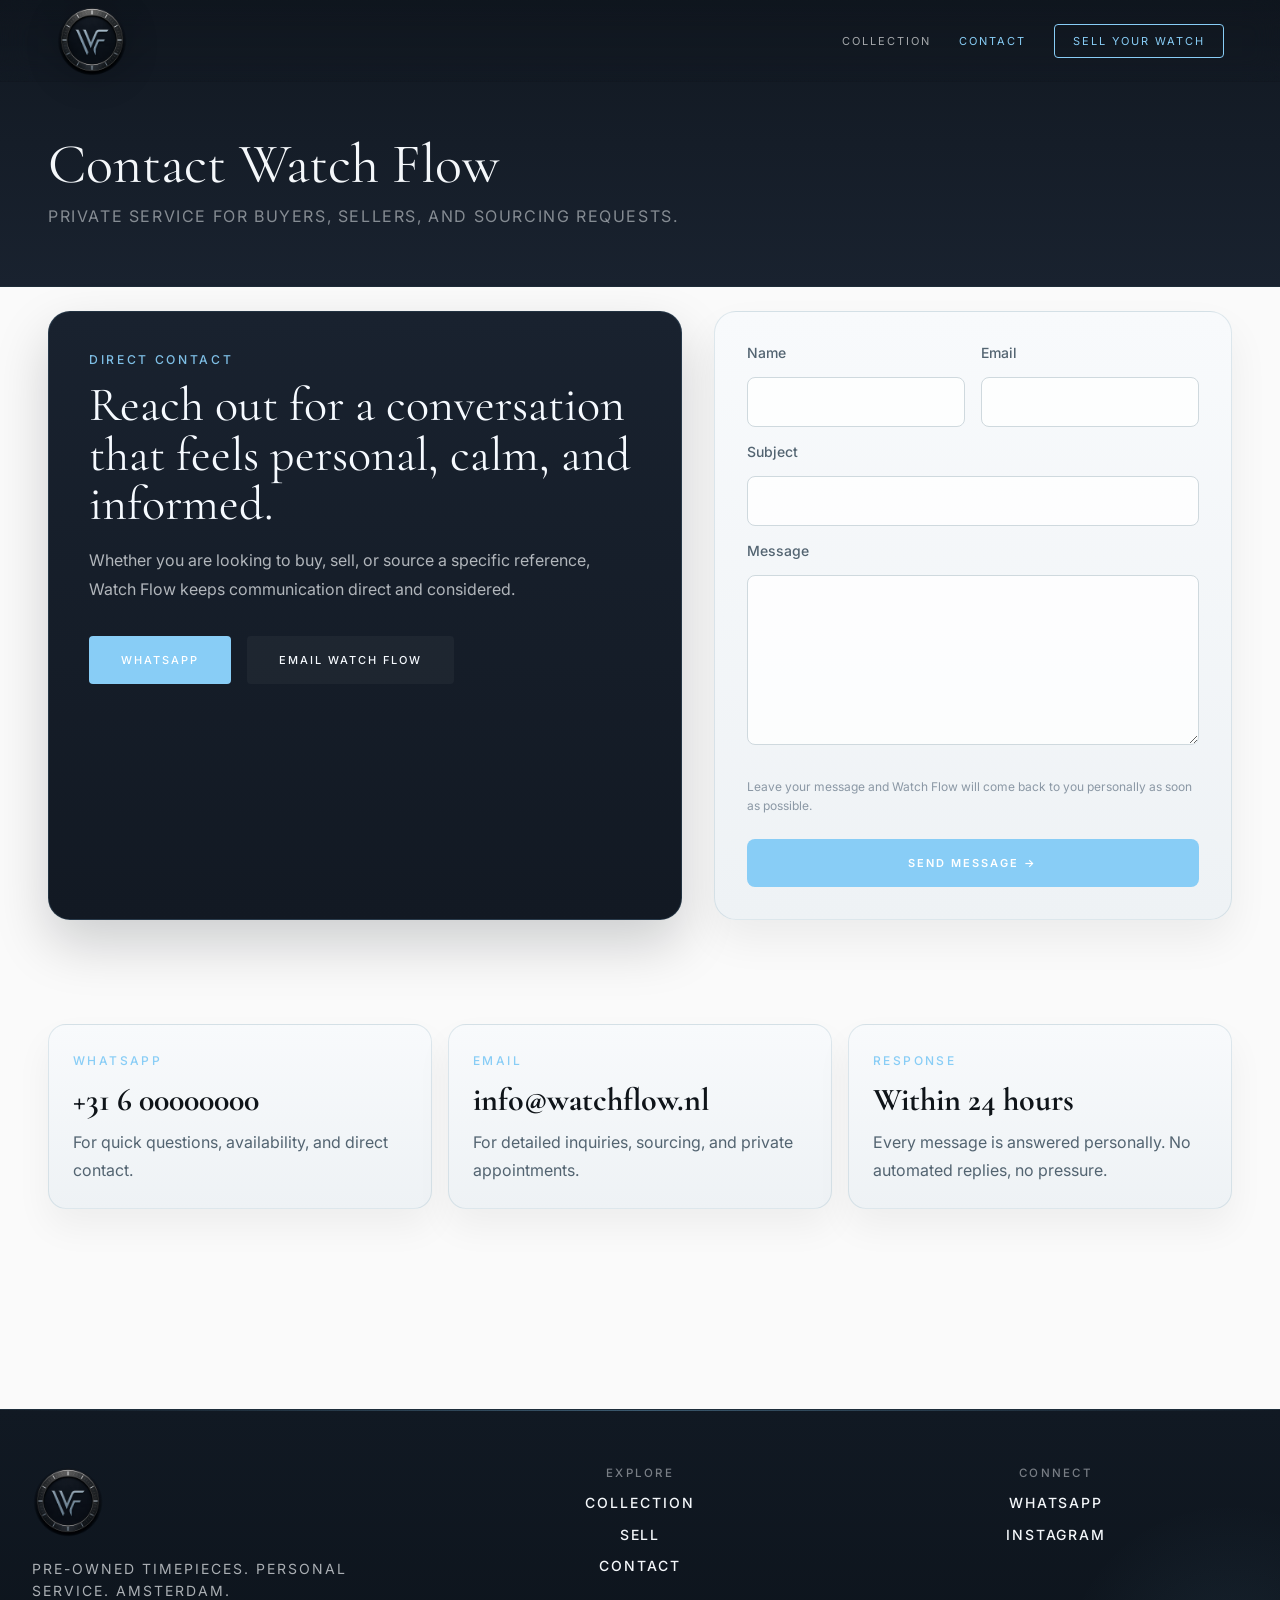
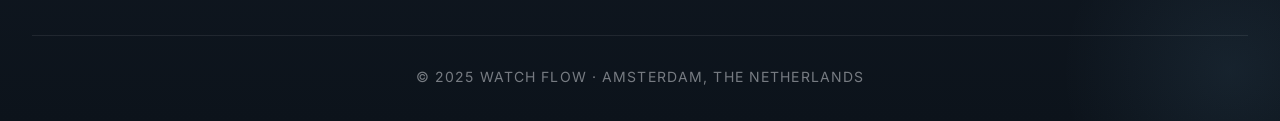
<file: contact.html>
<!DOCTYPE html>
<html lang="en">
  <head>
    <meta charset="UTF-8" />
    <meta name="viewport" content="width=device-width, initial-scale=1.0" />
    <title>Watch Flow | Contact</title>
    <meta
      name="description"
      content="Get in touch with Watch Flow for buying, sourcing, or selling premium pre-owned watches."
    />
    <link rel="preconnect" href="https://fonts.googleapis.com" />
    <link rel="preconnect" href="https://fonts.gstatic.com" crossorigin />
    <link
      href="https://fonts.googleapis.com/css2?family=Cormorant+Garamond:wght@400;600&family=Inter:wght@400;500&display=swap"
      rel="stylesheet"
    />
    <link id="dynamic-favicon" rel="icon" href="" />
    <link rel="stylesheet" href="style.css" />
  </head>
  <body data-page="contact">
    <div class="site-shell">
      <header class="site-header" id="site-header">
        <a href="index.html" class="nav-logo" aria-label="Watch Flow home">
          <img
            class="nav-logo-image"
            src="images/logo/watchflow-logo-bezel-transparent V2.png"
            alt="Watch Flow"
          />
        </a>

        <button
          class="nav-toggle"
          type="button"
          aria-expanded="false"
          aria-controls="site-nav"
          aria-label="Toggle navigation"
        >
          <span></span>
          <span></span>
          <span></span>
        </button>

        <nav class="site-nav" id="site-nav">
          <a href="collection.html">Collection</a>
          <a class="is-active" href="contact.html">Contact</a>
          <a href="verkoop.html" class="nav-cta">Sell Your Watch</a>
        </nav>
      </header>

      <main class="page-main">
        <section class="page-header contact-header">
<h1>Contact Watch Flow</h1>
          <p>Private service for buyers, sellers, and sourcing requests.</p>
        </section>

        <section class="contact-layout">
          <div class="contact-panel reveal">
            <p class="section-kicker">Direct Contact</p>
            <h2>Reach out for a conversation that feels personal, calm, and informed.</h2>
            <p>
              Whether you are looking to buy, sell, or source a specific reference,
              Watch Flow keeps communication direct and considered.
            </p>
            <div class="contact-actions">
              <a class="button hero-btn-primary" href="https://wa.me/31600000000" target="_blank" rel="noreferrer">WhatsApp</a>
              <a class="button secondary-button contact-secondary" href="mailto:info@watchflow.nl">Email Watch Flow</a>
            </div>
          </div>

          <form class="contact-form reveal reveal-delay" action="#" method="post">
            <div class="field-row">
              <label class="field">
                <span>Name</span>
                <input type="text" name="name" required />
              </label>
              <label class="field">
                <span>Email</span>
                <input type="email" name="email" required />
              </label>
            </div>

            <label class="field">
              <span>Subject</span>
              <input type="text" name="subject" required />
            </label>

            <label class="field">
              <span>Message</span>
              <textarea name="message" rows="7" required></textarea>
            </label>

            <p class="form-note">
              Leave your message and Watch Flow will come back to you personally as soon as possible.
            </p>

            <button class="submit-button" type="submit">Send Message →</button>
          </form>
        </section>

        <section class="contact-info-grid">
          <article class="contact-card reveal reveal-delay">
            <span class="contact-label">WhatsApp</span>
            <h3>+31 6 00000000</h3>
            <p>For quick questions, availability, and direct contact.</p>
          </article>
          <article class="contact-card reveal">
            <span class="contact-label">Email</span>
            <h3>info@watchflow.nl</h3>
            <p>For detailed inquiries, sourcing, and private appointments.</p>
          </article>
          <article class="contact-card reveal reveal-delay">
            <span class="contact-label">Response</span>
            <h3>Within 24 hours</h3>
            <p>Every message is answered personally. No automated replies, no pressure.</p>
          </article>
        </section>
      </main>

      <footer class="site-footer">
        <div class="footer-top">
          <div class="footer-column footer-brand-block">
            <img class="footer-logo-img" src="images/logo/watchflow-logo-bezel-transparent V2.png" alt="Watch Flow" />
            <p class="footer-tagline">Pre-owned timepieces. Personal service. Amsterdam.</p>
          </div>
          <div class="footer-column">
            <p class="footer-heading">Explore</p>
            <div class="footer-links">
              <a href="collection.html">COLLECTION</a>
              <a href="verkoop.html">SELL</a>
              <a href="contact.html">CONTACT</a>
            </div>
          </div>
          <div class="footer-column">
            <p class="footer-heading">Connect</p>
            <div class="footer-links">
              <a href="https://wa.me/31600000000" target="_blank" rel="noreferrer">WHATSAPP</a>
              <a href="https://www.instagram.com/watch_flow_/" target="_blank" rel="noopener noreferrer">INSTAGRAM</a>
            </div>
          </div>
        </div>
        <div class="footer-bottom">
          <p class="footer-copy">© 2025 WATCH FLOW · Amsterdam, The Netherlands</p>
        </div>
      </footer>
    </div>

    <script src="main.js"></script>
  </body>
</html>
</file>
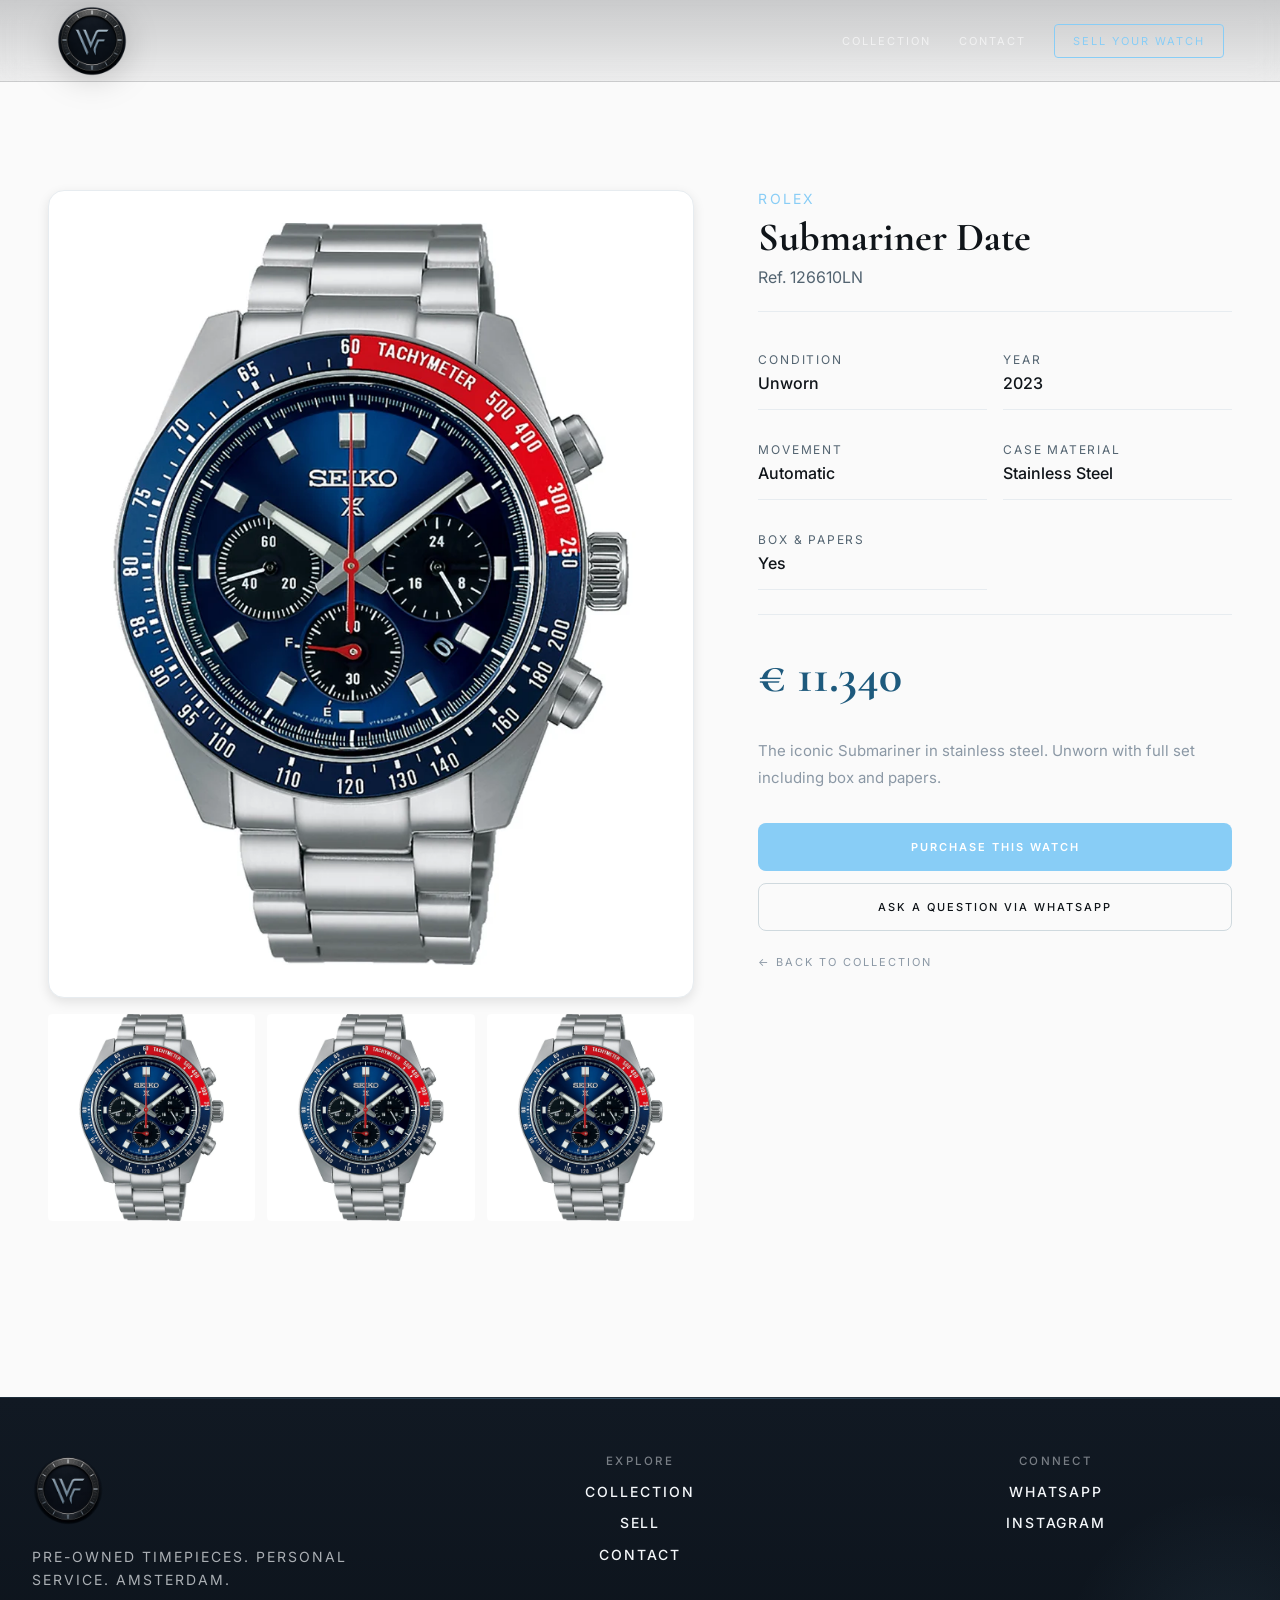
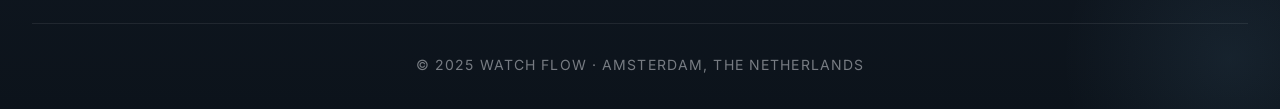
<file: product.html>
<!DOCTYPE html>
<html lang="en">
  <head>
    <meta charset="UTF-8" />
    <meta name="viewport" content="width=device-width, initial-scale=1.0" />
    <title>Watch Flow | Product</title>
    <meta
      name="description"
      content="Watch Flow product detail page for verified pre-owned watches."
    />
    <link rel="preconnect" href="https://fonts.googleapis.com" />
    <link rel="preconnect" href="https://fonts.gstatic.com" crossorigin />
    <link
      href="https://fonts.googleapis.com/css2?family=Cormorant+Garamond:wght@400;600&family=Inter:wght@400;500&display=swap"
      rel="stylesheet"
    />
    <link id="dynamic-favicon" rel="icon" href="" />
    <link rel="stylesheet" href="style.css" />
  </head>
  <body data-page="product">
    <div class="site-shell">
      <header class="site-header" id="site-header">
        <a href="index.html" class="nav-logo" aria-label="Watch Flow home">
          <img
            class="nav-logo-image"
            src="images/logo/watchflow-logo-bezel-transparent V2.png"
            alt="Watch Flow"
          />
        </a>

        <button
          class="nav-toggle"
          type="button"
          aria-expanded="false"
          aria-controls="site-nav"
          aria-label="Toggle navigation"
        >
          <span></span>
          <span></span>
          <span></span>
        </button>

        <nav class="site-nav" id="site-nav">
          <a href="collection.html">Collection</a>
          <a href="contact.html">Contact</a>
          <a href="verkoop.html" class="nav-cta">Sell Your Watch</a>
        </nav>
      </header>

      <main class="page-main">
        <section class="product-layout" id="product-layout">
          <div class="product-gallery">
            <div class="product-main-visual">
              <div class="watch-illustration watch-illustration-large" id="product-main-illustration">
                <span class="watch-shape"></span>
              </div>
              <img class="product-main-image is-hidden" id="product-main-image" src="" alt="" />
            </div>
            <div class="thumbnail-row">
              <div class="thumbnail-item">
                <div class="watch-illustration" id="thumb-1-illustration"><span class="watch-shape"></span></div>
                <img class="thumbnail-image is-hidden" id="thumb-1-image" src="" alt="" />
              </div>
              <div class="thumbnail-item">
                <div class="watch-illustration" id="thumb-2-illustration"><span class="watch-shape"></span></div>
                <img class="thumbnail-image is-hidden" id="thumb-2-image" src="" alt="" />
              </div>
              <div class="thumbnail-item">
                <div class="watch-illustration" id="thumb-3-illustration"><span class="watch-shape"></span></div>
                <img class="thumbnail-image is-hidden" id="thumb-3-image" src="" alt="" />
              </div>
            </div>
          </div>

          <div class="product-info">
            <p class="product-brand" id="product-brand">ROLEX</p>
            <h1 id="product-model">Submariner Date</h1>
            <p class="product-ref" id="product-ref">Ref. 126610LN</p>

            <div class="divider"></div>

            <div class="details-grid" id="details-grid">
              <div class="detail-item">
                <span class="detail-label">Condition</span>
                <span class="detail-value" id="detail-condition">Unworn</span>
              </div>
              <div class="detail-item">
                <span class="detail-label">Year</span>
                <span class="detail-value" id="detail-year">2023</span>
              </div>
              <div class="detail-item">
                <span class="detail-label">Movement</span>
                <span class="detail-value" id="detail-movement">Automatic</span>
              </div>
              <div class="detail-item">
                <span class="detail-label">Case Material</span>
                <span class="detail-value" id="detail-case">Stainless Steel</span>
              </div>
              <div class="detail-item">
                <span class="detail-label">Box & Papers</span>
                <span class="detail-value" id="detail-box">Yes</span>
              </div>
            </div>

            <div class="divider"></div>

            <p class="product-price" id="product-price">€ 11.500</p>
            <p class="product-description" id="product-description">
              The iconic Submariner in stainless steel. Unworn with full set including box and papers.
            </p>

            <a class="purchase-button" id="purchase-button" href="#">Purchase This Watch</a>
            <a class="secondary-button" id="question-button" href="#">Ask a Question via WhatsApp</a>
            <a class="back-link" href="collection.html">← Back to Collection</a>
          </div>
        </section>
      </main>

      <footer class="site-footer">
        <div class="footer-top">
          <div class="footer-column footer-brand-block">
            <img class="footer-logo-img" src="images/logo/watchflow-logo-bezel-transparent V2.png" alt="Watch Flow" />
            <p class="footer-tagline">Pre-owned timepieces. Personal service. Amsterdam.</p>
          </div>
          <div class="footer-column">
            <p class="footer-heading">Explore</p>
            <div class="footer-links">
              <a href="collection.html">COLLECTION</a>
              <a href="verkoop.html">SELL</a>
              <a href="contact.html">CONTACT</a>
            </div>
          </div>
          <div class="footer-column">
            <p class="footer-heading">Connect</p>
            <div class="footer-links">
              <a href="https://wa.me/31600000000" target="_blank" rel="noreferrer">WHATSAPP</a>
              <a href="https://www.instagram.com/watch_flow_/" target="_blank" rel="noopener noreferrer">INSTAGRAM</a>
            </div>
          </div>
        </div>
        <div class="footer-bottom">
          <p class="footer-copy">© 2025 WATCH FLOW · Amsterdam, The Netherlands</p>
        </div>
      </footer>
    </div>

    <script src="main.js"></script>
  </body>
</html>
</file>
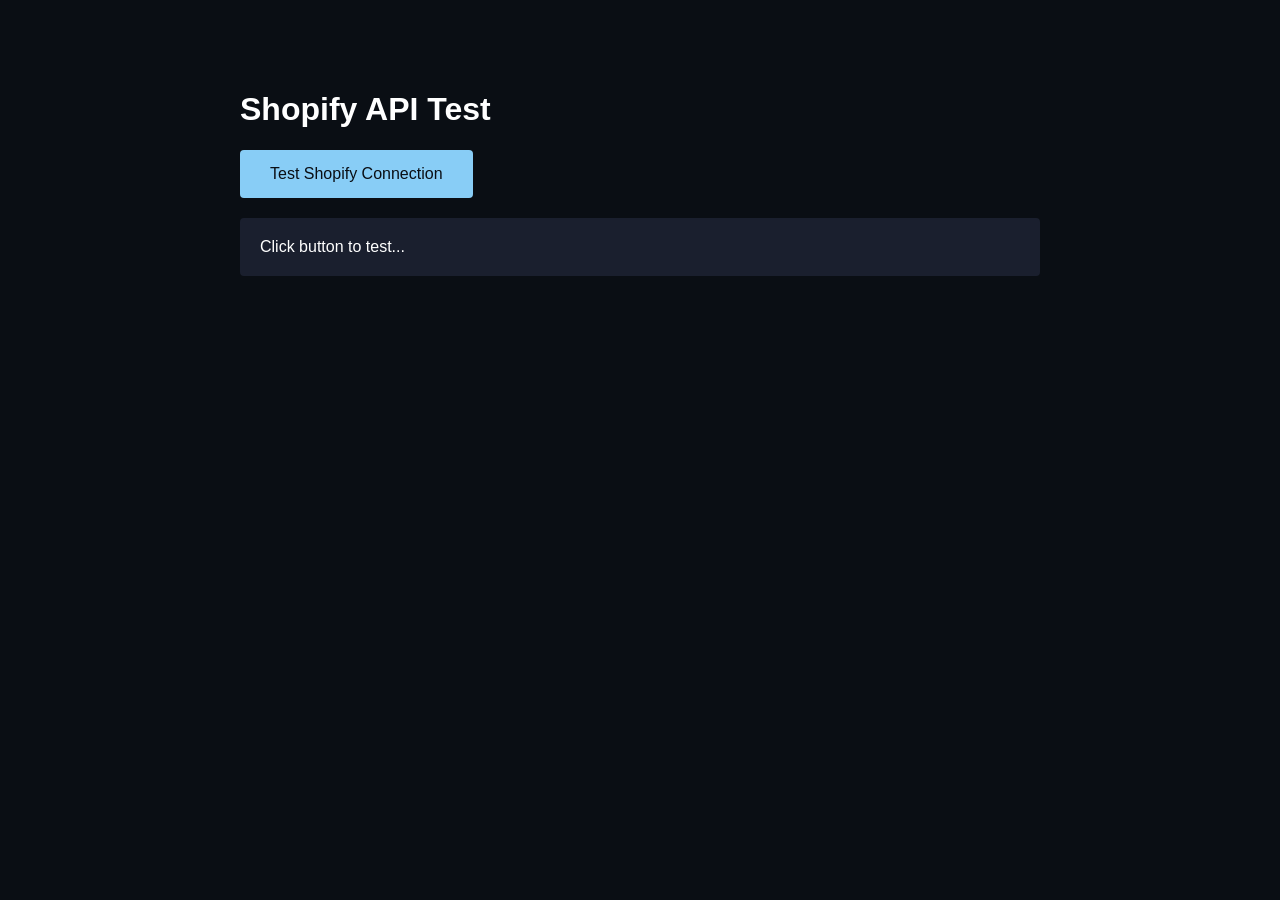
<file: test-shopify.html>
<!DOCTYPE html>
<html lang="en">
<head>
    <meta charset="UTF-8">
    <meta name="viewport" content="width=device-width, initial-scale=1.0">
    <title>Shopify API Test</title>
    <style>
        body {
            font-family: Arial, sans-serif;
            max-width: 800px;
            margin: 50px auto;
            padding: 20px;
            background: #0A0E14;
            color: white;
        }
        button {
            background: #88CDF6;
            color: #0A0E14;
            border: none;
            padding: 15px 30px;
            font-size: 16px;
            cursor: pointer;
            border-radius: 4px;
        }
        #result {
            margin-top: 20px;
            padding: 20px;
            background: #1a1f2e;
            border-radius: 4px;
            white-space: pre-wrap;
        }
        .error {
            color: #ff6b6b;
        }
        .success {
            color: #51cf66;
        }
    </style>
</head>
<body>
    <h1>Shopify API Test</h1>
    <button onclick="testAPI()">Test Shopify Connection</button>
    <div id="result">Click button to test...</div>

    <script>
        const SHOP = 'watch-flow-7721.myshopify.com';
        const TOKEN = 'PLACE_TOKEN_HERE'; // Never commit real tokens to git

        async function testAPI() {
            const resultDiv = document.getElementById('result');
            resultDiv = 'Testing connection...';

            try {
                const query = `{
                    products(first: 5) {
                        edges {
                            node {
                                id
                                title
                                priceRange {
                                    minVariantPrice {
                                        amount
                                    }
                                }
                            }
                        }
                    }
                }`;

                const response = await fetch(`https://${SHOP}/admin/api/2024-04/graphql.json`, {
                    method: 'POST',
                    headers: {
                        'Content-Type': 'application/json',
                        'X-Shopify-Access-Token': TOKEN
                    },
                    body: JSON.stringify({ query })
                });

                const data = await response.json();

                if (data.errors) {
                    resultDiv.innerHTML = `<span class="error">ERROR:\n${JSON.stringify(data.errors, null, 2)}</span>`;
                } else {
                    resultDiv.innerHTML = `<span class="success">SUCCESS! Products found:\n${JSON.stringify(data, null, 2)}</span>`;
                }

            } catch (error) {
                resultDiv.innerHTML = `<span class="error">ERROR: ${error.message}</span>`;
            }
        }
    </script>
</body>
</html>
</file>
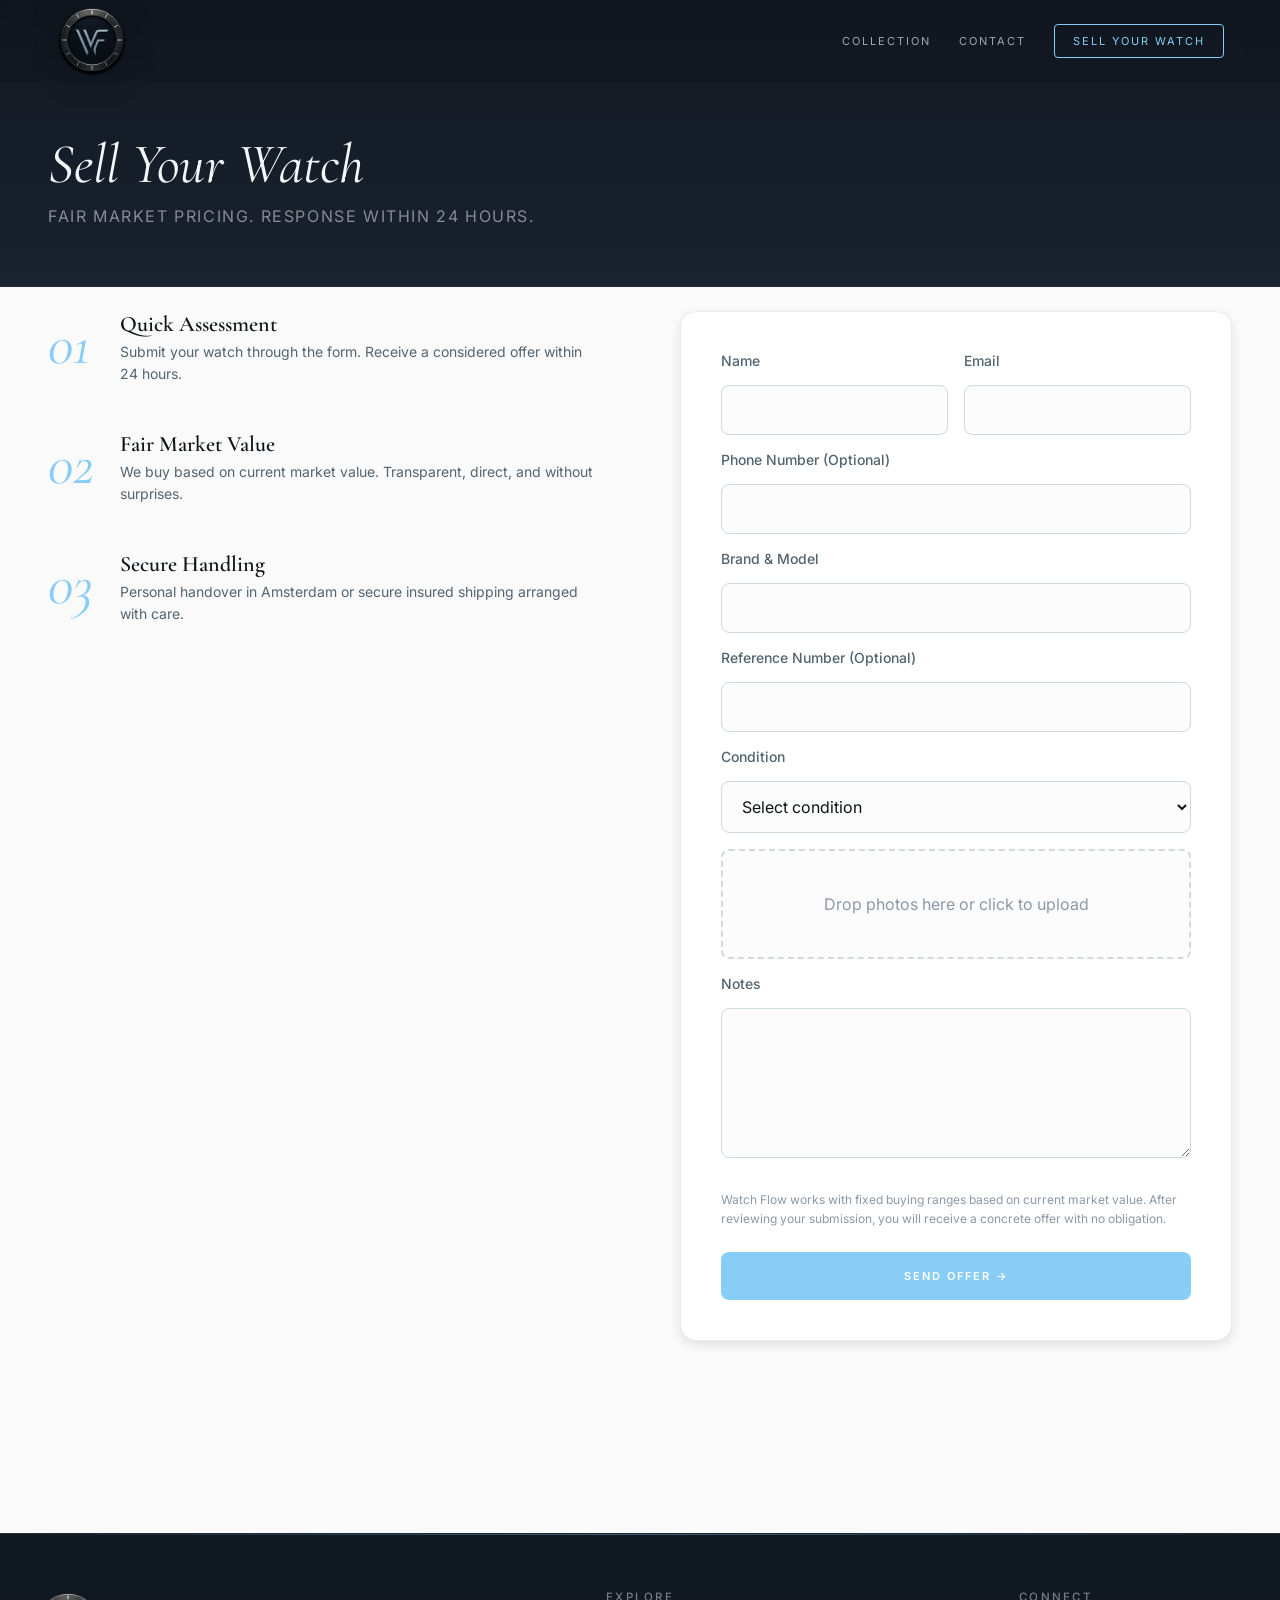
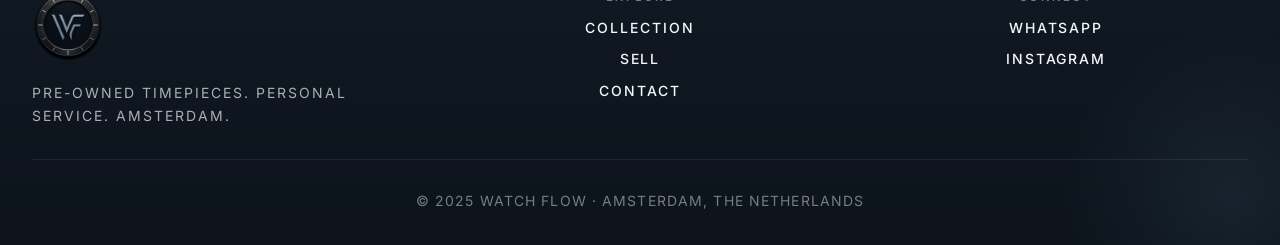
<file: verkoop.html>
<!DOCTYPE html>
<html lang="en">
  <head>
    <meta charset="UTF-8" />
    <meta name="viewport" content="width=device-width, initial-scale=1.0" />
    <title>Watch Flow | Sell Your Watch</title>
    <meta
      name="description"
      content="Sell your watch through Watch Flow and receive a considered offer within 24 hours."
    />
    <link rel="preconnect" href="https://fonts.googleapis.com" />
    <link rel="preconnect" href="https://fonts.gstatic.com" crossorigin />
    <link
      href="https://fonts.googleapis.com/css2?family=Cormorant+Garamond:wght@400;600&family=Inter:wght@400;500&display=swap"
      rel="stylesheet"
    />
    <link id="dynamic-favicon" rel="icon" href="" />
    <link rel="stylesheet" href="style.css" />
  </head>
  <body data-page="verkoop">
    <div class="site-shell">
      <header class="site-header" id="site-header">
        <a href="index.html" class="nav-logo" aria-label="Watch Flow home">
          <img
            class="nav-logo-image"
            src="images/logo/watchflow-logo-bezel-transparent V2.png"
            alt="Watch Flow"
          />
        </a>

        <button
          class="nav-toggle"
          type="button"
          aria-expanded="false"
          aria-controls="site-nav"
          aria-label="Toggle navigation"
        >
          <span></span>
          <span></span>
          <span></span>
        </button>

        <nav class="site-nav" id="site-nav">
          <a href="collection.html">Collection</a>
          <a href="contact.html">Contact</a>
          <a href="verkoop.html" class="nav-cta">Sell Your Watch</a>
        </nav>
      </header>

      <main class="page-main">
        <section class="page-header">
<h1><em>Sell Your Watch</em></h1>
          <p>Fair market pricing. Response within 24 hours.</p>
        </section>

        <section class="sell-layout">
          <div class="sell-signals">
            <article class="sell-signal reveal">
              <span class="signal-number">01</span>
              <div class="signal-copy">
                <h2>Quick Assessment</h2>
                <p>
                  Submit your watch through the form. Receive a considered offer within 24 hours.
                </p>
              </div>
            </article>
            <article class="sell-signal reveal reveal-delay">
              <span class="signal-number">02</span>
              <div class="signal-copy">
                <h2>Fair Market Value</h2>
                <p>
                  We buy based on current market value. Transparent, direct, and without surprises.
                </p>
              </div>
            </article>
            <article class="sell-signal reveal">
              <span class="signal-number">03</span>
              <div class="signal-copy">
                <h2>Secure Handling</h2>
                <p>
                  Personal handover in Amsterdam or secure insured shipping arranged with care.
                </p>
              </div>
            </article>
          </div>

          <form class="sell-form" action="#" method="post" enctype="multipart/form-data">
            <div class="field-row">
              <label class="field">
                <span>Name</span>
                <input type="text" name="name" required />
              </label>
              <label class="field">
                <span>Email</span>
                <input type="email" name="email" required />
              </label>
            </div>

            <label class="field">
              <span>Phone Number (Optional)</span>
              <input type="tel" name="phone" />
            </label>

            <label class="field">
              <span>Brand &amp; Model</span>
              <input type="text" name="model" />
            </label>

            <label class="field">
              <span>Reference Number (Optional)</span>
              <input type="text" name="reference" />
            </label>

            <label class="field">
              <span>Condition</span>
              <select name="condition">
                <option value="">Select condition</option>
                <option>Unworn</option>
                <option>Very Good</option>
                <option>Good</option>
                <option>Damaged</option>
              </select>
            </label>

            <label class="upload-field">
              <input type="file" name="images" accept="image/*" />
              <span>Drop photos here or click to upload</span>
            </label>

            <label class="field">
              <span>Notes</span>
              <textarea name="notes" rows="6"></textarea>
            </label>

            <p class="form-note">
              Watch Flow works with fixed buying ranges based on current market value.
              After reviewing your submission, you will receive a concrete offer with no obligation.
            </p>

            <button class="submit-button" type="submit">Send Offer →</button>
          </form>
        </section>
      </main>

      <footer class="site-footer">
        <div class="footer-top">
          <div class="footer-column footer-brand-block">
            <img class="footer-logo-img" src="images/logo/watchflow-logo-bezel-transparent V2.png" alt="Watch Flow" />
            <p class="footer-tagline">Pre-owned timepieces. Personal service. Amsterdam.</p>
          </div>
          <div class="footer-column">
            <p class="footer-heading">Explore</p>
            <div class="footer-links">
              <a href="collection.html">COLLECTION</a>
              <a href="verkoop.html">SELL</a>
              <a href="contact.html">CONTACT</a>
            </div>
          </div>
          <div class="footer-column">
            <p class="footer-heading">Connect</p>
            <div class="footer-links">
              <a href="https://wa.me/31600000000" target="_blank" rel="noreferrer">WHATSAPP</a>
              <a href="https://www.instagram.com/watch_flow_/" target="_blank" rel="noopener noreferrer">INSTAGRAM</a>
            </div>
          </div>
        </div>
        <div class="footer-bottom">
          <p class="footer-copy">© 2025 WATCH FLOW · Amsterdam, The Netherlands</p>
        </div>
      </footer>
    </div>

    <script src="main.js"></script>
  </body>
</html>
</file>
<file: style.css>
:root {
  /* Backgrounds */
  --bg-primary: #fafafa;
  --bg-surface: #ffffff;
  --bg-elevated: #fcfcfc;
  --bg-card: #ffffff;

  /* Text */
  --text-primary: #0f1419;
  --text-secondary: #536471;
  --text-muted: #8b98a5;

  /* Ice Blue Accent */
  --accent-primary: #88cdf6;
  --accent-hover: #6bb8e8;
  --accent-light: #e8f5fd;
  --accent-border: #b8ddef;

  /* Navbar */
  --nav-bg: #0a0e14;
  --nav-text: #ffffff;

  /* Borders */
  --border-light: #e7ecf0;
  --border-mid: #cfd9de;

  /* Special */
  --price-color: #1e5a7d;

  /* Shadows */
  --shadow-sm: 0 1px 3px rgba(0, 0, 0, 0.08);
  --shadow-md: 0 4px 12px rgba(0, 0, 0, 0.10);
  --shadow-card: 0 8px 24px rgba(136, 205, 246, 0.12);

  /* Legacy aliases — keep for any missed references */
  --accent: var(--accent-primary);
  --accent-dim: var(--accent-light);
  --border: var(--border-light);
  --border-hover: var(--accent-border);
  --text-price: var(--price-color);
  --bg-raised: var(--bg-elevated);

  --radius-sm: 4px;
  --radius-md: 6px;
  --radius-lg: 8px;
  --max-width: 1440px;
  --transition: 0.2s ease;
}

*,
*::before,
*::after {
  box-sizing: border-box;
  margin: 0;
  padding: 0;
}

html {
  scroll-behavior: smooth;
}

body {
  min-height: 100vh;
  font-family: "Inter", sans-serif;
  background: var(--bg-primary);
  color: var(--text-primary);
}

a {
  color: inherit;
  text-decoration: none;
}

button,
input,
select,
textarea {
  font: inherit;
}

img {
  display: block;
  max-width: 100%;
}

.site-shell {
  min-height: 100vh;
}

.site-header {
  --header-bg: rgba(10, 14, 20, 0.08);
  --header-border: rgba(255, 255, 255, 0.04);
  --header-blur: 14px;
  --header-logo-scale: 1.22;
  position: fixed;
  top: 0;
  left: 0;
  right: 0;
  z-index: 50;
  display: flex;
  align-items: center;
  justify-content: space-between;
  gap: 32px;
  height: 82px;
  padding: 0 56px;
  background: linear-gradient(180deg, rgba(10, 14, 20, 0.20) 0%, rgba(10, 14, 20, 0.06) 100%);
  border-bottom: 0.5px solid transparent;
  backdrop-filter: blur(var(--header-blur));
  box-shadow: none;
  transition: background var(--transition), box-shadow var(--transition), backdrop-filter var(--transition);
}

.site-header.scrolled {
  background: rgba(10, 14, 20, 0.34);
  border-bottom-color: rgba(255, 255, 255, 0.06);
  backdrop-filter: blur(calc(var(--header-blur) + 2px));
  box-shadow: 0 14px 36px rgba(0, 0, 0, 0.14);
}

.nav-logo {
  display: flex;
  align-items: center;
  gap: 12px;
  text-decoration: none;
  flex-shrink: 0;
  min-width: 0;
}

.nav-logo-image {
  display: block;
  width: auto;
  height: 72px;
  max-width: 280px;
  object-fit: contain;
  filter: drop-shadow(0 4px 16px rgba(0, 0, 0, 0.18));
}

.nav-logo:hover .nav-logo-image {
  opacity: 0.92;
}

.logo-box {
  width: calc(42px * var(--header-logo-scale));
  height: calc(42px * var(--header-logo-scale));
  border: 1px solid rgba(255, 255, 255, 0.22);
  border-radius: 5px;
  display: flex;
  align-items: center;
  justify-content: center;
  font-family: "Inter", sans-serif;
  font-size: calc(13px * var(--header-logo-scale));
  font-weight: 600;
  color: var(--nav-text);
  letter-spacing: 1px;
  flex-shrink: 0;
  transition: color var(--transition), border-color var(--transition);
}

.logo-name {
  font-family: "Inter", sans-serif;
  font-size: calc(13px * var(--header-logo-scale));
  font-weight: 600;
  letter-spacing: 0.42em;
  color: var(--nav-text);
  text-transform: uppercase;
  white-space: nowrap;
  transition: color var(--transition);
}

.nav-logo:hover .logo-box,
.nav-logo:hover .logo-name {
  color: var(--accent-primary);
}

.nav-logo:hover .logo-box {
  border-color: var(--accent-primary);
}

body[data-page="home"] .nav-logo-image {
  height: 76px;
  max-width: 300px;
}

.hero-logo-lockup {
  margin-bottom: 18px;
}

.hero-badge {
  display: flex;
  justify-content: center;
  margin-bottom: 20px;
}

.hero-badge .logo-box {
  width: 52px;
  height: 52px;
  border-radius: 50%;
  font-size: 14px;
}

.hero-question {
  margin-top: 20px;
  color: var(--text-muted);
  font-size: 13px;
  letter-spacing: 1px;
}

.site-nav {
  display: flex;
  align-items: center;
  gap: 28px;
}

.site-nav a {
  color: rgba(255, 255, 255, 0.62);
  font-size: 11px;
  font-weight: 400;
  letter-spacing: 2px;
  text-transform: uppercase;
  transition: color var(--transition);
}

.site-nav a:hover,
.site-nav a.is-active {
  color: var(--accent-primary);
}

.nav-cta {
  padding: 9px 18px;
  border: 1px solid var(--accent-primary);
  color: var(--accent-primary) !important;
  border-radius: var(--radius-sm);
  transition: background var(--transition), color var(--transition);
  white-space: nowrap;
}

.nav-cta:hover {
  background: var(--accent-primary);
  color: #ffffff !important;
}

.nav-toggle {
  display: none;
  background: transparent;
  border: 0;
  cursor: pointer;
}

.nav-toggle span {
  display: block;
  width: 20px;
  height: 1px;
  margin: 4px 0;
  background: var(--nav-text);
}

.hero {
  position: relative;
  overflow: hidden;
  min-height: 100vh;
  display: flex;
  flex-direction: column;
  align-items: center;
  justify-content: center;
}

.hero-img-wrap {
  position: absolute;
  inset: -5%;
  z-index: 0;
}

.hero-img {
  width: 100%;
  height: 100%;
  background-image: url("images/Watches HERO V1.png");
  background-size: cover;
  background-position: center 62%;
  background-repeat: no-repeat;
  animation: none;
  will-change: transform;
  -webkit-transform: translateZ(0);
  transform: translateZ(0);
  backface-visibility: hidden;
  -webkit-backface-visibility: hidden;
}

.hero-overlay {
  position: absolute;
  inset: 0;
  background:
    linear-gradient(180deg, rgba(10, 14, 20, 0.54) 0%, rgba(10, 14, 20, 0.24) 30%, rgba(10, 14, 20, 0.32) 58%, rgba(10, 14, 20, 0.40) 100%),
    radial-gradient(circle at 50% 34%, rgba(10, 14, 20, 0.08) 0%, rgba(10, 14, 20, 0.18) 34%, rgba(10, 14, 20, 0.34) 100%);
  z-index: 1;
}

.hero-watermark {
  position: absolute;
  top: 50%;
  left: 50%;
  transform: translate(-50%, -50%);
  width: 95vw;
  height: 95vw;
  max-width: 95vh;
  max-height: 95vh;
  opacity: 0.045;
  pointer-events: none;
  z-index: 2;
}

.hero-content {
  --hero-content-offset-y: -4rem;
  --hero-copy-max-width: 24rem;
  position: relative;
  z-index: 2;
  display: flex;
  flex-direction: column;
  align-items: center;
  text-align: center;
  padding: 148px 48px 100px;
  width: 100%;
  max-width: 800px;
  transform: translateY(var(--hero-content-offset-y));
}

.hero-content::before {
  content: "";
  position: absolute;
  inset: 0.5rem auto auto 50%;
  width: min(36rem, calc(100% - 3rem));
  height: 19.5rem;
  transform: translateX(-50%);
  border-radius: 2rem;
  background:
    radial-gradient(circle at center, rgba(10, 14, 20, 0.48) 0%, rgba(10, 14, 20, 0.28) 56%, rgba(10, 14, 20, 0) 100%);
  filter: blur(14px);
  z-index: -1;
  pointer-events: none;
}

.eyebrow,
.detail-label,
.watch-brand,
.watch-ref,
.condition-pill,
.page-header p,
.footer-tagline,
.footer-copy,
.form-note,
.field span {
  letter-spacing: 2px;
  text-transform: uppercase;
}

.section-kicker {
  color: var(--accent-primary);
  font-size: 0.76rem;
  font-weight: 500;
  letter-spacing: 0.22em;
  text-transform: uppercase;
}

h1,
h2 {
  font-family: "Cormorant Garamond", serif;
  font-weight: 400;
}

.hero h1 {
  font-size: clamp(2.5rem, 5vw, 4rem);
  line-height: 1.08;
  color: #ffffff;
  letter-spacing: -0.02em;
  text-shadow: 0 10px 28px rgba(0, 0, 0, 0.26);
}

.hero h1 span {
  color: #ffffff;
}

.hero-subtext {
  max-width: var(--hero-copy-max-width);
  margin: 20px auto 48px;
  color: rgba(255, 255, 255, 0.88);
  font-size: 1.125rem;
  line-height: 1.7;
  text-wrap: balance;
  text-shadow: 0 8px 22px rgba(0, 0, 0, 0.18);
}

.hero-badge-svg {
  width: 56px;
  height: 56px;
}

.hero-actions {
  display: flex;
  justify-content: center;
  gap: 14px;
  position: relative;
  z-index: 1;
}

.hero-actions .button {
  box-shadow: 0 10px 26px rgba(0, 0, 0, 0.16);
  backdrop-filter: blur(6px);
}

.hero-btn-primary {
  padding: 1rem 2rem;
  border-radius: var(--radius-lg);
  background: var(--accent-primary);
  color: #ffffff;
  font-size: 11px;
  font-weight: 500;
  letter-spacing: 2px;
  text-transform: uppercase;
  transition: background 0.3s ease, transform 0.3s ease;
}

.hero-btn-primary:hover {
  background: var(--accent-hover);
  transform: scale(1.02);
}

.hero-btn-outline {
  padding: 1rem 2rem;
  border-radius: var(--radius-lg);
  background: transparent;
  border: 1px solid rgba(255, 255, 255, 0.7);
  color: #ffffff;
  font-size: 11px;
  font-weight: 500;
  letter-spacing: 2px;
  text-transform: uppercase;
  transition: background 0.3s ease, border-color 0.3s ease, transform 0.3s ease;
}

.hero-btn-outline:hover {
  background: rgba(255, 255, 255, 0.1);
  border-color: #ffffff;
  transform: scale(1.02);
}

.button,
.card-link,
.purchase-button,
.secondary-button,
.submit-button {
  display: inline-flex;
  align-items: center;
  justify-content: center;
  min-height: 48px;
  padding: 13px 32px;
  border-radius: var(--radius-sm);
  font-size: 11px;
  font-weight: 500;
  letter-spacing: 2px;
  text-transform: uppercase;
  transition:
    background var(--transition),
    border-color var(--transition),
    color var(--transition),
    opacity var(--transition),
    transform 0.25s ease;
}

.button:hover,
.card-link:hover,
.purchase-button:hover,
.secondary-button:hover,
.submit-button:hover {
  transform: translateY(-2px);
}

.button-secondary {
  border: 1px solid var(--accent);
  color: var(--accent);
  background: transparent;
}

.button-secondary:hover {
  background: var(--accent-dim);
}

.button-primary,
.purchase-button,
.submit-button {
  border: 0;
  background: var(--accent-primary);
  color: #ffffff;
}

.button-primary:hover,
.purchase-button:hover,
.submit-button:hover {
  background: var(--accent-hover);
  opacity: 1;
}

.brand-strip {
  --brand-strip-padding: 3.25rem;
  --brand-track-gap: 6rem;
  --brand-item-width: 13rem;
  --brand-item-height: 4.5rem;
  --brand-logo-base-height: 2.8rem;
  --brand-marquee-duration: 38s;
  position: relative;
  margin: 0;
  padding: var(--brand-strip-padding) 0;
  background: var(--bg-surface);
  border-top: 1px solid var(--border-light);
  border-bottom: 1px solid var(--border-light);
  overflow: hidden;
}

.brand-marquee {
  display: flex;
  width: max-content;
  min-width: 100%;
  will-change: transform;
  animation: brand-marquee var(--brand-marquee-duration) linear infinite;
}

.brand-track {
  display: flex;
  align-items: center;
  gap: var(--brand-track-gap);
  flex-shrink: 0;
  padding-right: var(--brand-track-gap);
}

.brand-item {
  display: flex;
  align-items: center;
  justify-content: center;
  width: var(--brand-item-width);
  height: var(--brand-item-height);
  flex-shrink: 0;
}

.brand-logo {
  height: var(--brand-logo-base-height);
  width: auto;
  max-width: 100%;
  max-height: 100%;
  object-fit: contain;
  display: block;
  opacity: 0.82;
  filter: grayscale(1) contrast(1.02);
  transition: opacity var(--transition), filter var(--transition);
}

.brand-strip:hover .brand-logo {
  opacity: 0.92;
}

.brand--seiko .brand-logo {
  height: calc(var(--brand-logo-base-height) * 1.18);
  max-width: 12rem;
}

.brand--rolex .brand-logo {
  height: calc(var(--brand-logo-base-height) * 1.26);
  max-width: 11.75rem;
  transform: translateY(1px);
}

.brand--tudor .brand-logo {
  height: calc(var(--brand-logo-base-height) * 1.12);
  max-width: 9.75rem;
}

.brand--tissot .brand-logo {
  height: calc(var(--brand-logo-base-height) * 1.28);
  max-width: 10.5rem;
  transform: translateY(1px);
}

.brand--omega .brand-logo {
  height: calc(var(--brand-logo-base-height) * 1.34);
  max-width: 12.5rem;
  transform: translateY(0);
}

.brand-strip-fade {
  position: absolute;
  top: 0;
  bottom: 0;
  width: 7rem;
  z-index: 2;
  pointer-events: none;
}

.brand-strip-fade-left {
  left: 0;
  background: linear-gradient(90deg, var(--bg-surface) 0%, rgba(255, 255, 255, 0) 100%);
}

.brand-strip-fade-right {
  right: 0;
  background: linear-gradient(270deg, var(--bg-surface) 0%, rgba(255, 255, 255, 0) 100%);
}

@keyframes brand-marquee {
  from {
    transform: translateX(0);
  }
  to {
    transform: translateX(-50%);
  }
}

.eyebrow {
  color: var(--text-muted);
  font-size: 10px;
  margin-bottom: 4px;
}

.trust-value {
  font-size: 14px;
  font-weight: 500;
}

.story-section {
  display: grid;
  grid-template-columns: 1fr 1fr;
  gap: 48px;
  padding: 112px 48px;
  background:
    linear-gradient(180deg, #f7f9fb 0%, #eef2f5 100%);
}

.story-title {
  padding-right: 48px;
  border-right: 1px solid rgba(30, 90, 125, 0.14);
}

.story-title h2 {
  margin-top: 1rem;
  font-size: 52px;
  font-style: italic;
  line-height: 1;
  color: #16202b;
}

.story-copy {
  display: flex;
  align-items: center;
  justify-content: center;
}

.story-copy p {
  max-width: 420px;
  color: var(--text-secondary);
  font-size: 16px;
  line-height: 1.8;
}

.story-meta {
  display: grid;
  grid-template-columns: repeat(2, minmax(0, 1fr));
  gap: 1rem;
  margin-top: 2rem;
  width: 100%;
  max-width: 420px;
}

.story-meta-item {
  padding: 1rem 1.125rem;
  border: 1px solid rgba(30, 90, 125, 0.12);
  border-radius: 12px;
  background: rgba(255, 255, 255, 0.72);
  box-shadow: 0 12px 28px rgba(15, 20, 25, 0.04);
}

.story-meta-item strong {
  display: block;
  margin-top: 0.45rem;
  color: var(--text-primary);
  font-size: 0.98rem;
  font-weight: 600;
}

.story-meta-label {
  color: var(--accent-primary);
  font-size: 0.72rem;
  font-weight: 500;
  letter-spacing: 0.18em;
  text-transform: uppercase;
}

.why-section {
  padding: 104px 48px;
  background: #111821;
  color: #f4f7fa;
}

.why-section .section-head {
  max-width: 720px;
  margin-bottom: 2.5rem;
}

.why-section .section-head h2 {
  margin-top: 0.85rem;
  font-size: clamp(2rem, 4vw, 3.25rem);
  line-height: 1.02;
}

.why-grid {
  display: grid;
  grid-template-columns: repeat(3, minmax(0, 1fr));
  gap: 1.25rem;
}

.why-card {
  min-height: 240px;
  padding: 1.5rem;
  border: 1px solid rgba(168, 205, 246, 0.16);
  border-radius: 16px;
  background: linear-gradient(180deg, rgba(255, 255, 255, 0.02) 0%, rgba(255, 255, 255, 0.05) 100%);
  box-shadow: inset 0 1px 0 rgba(255, 255, 255, 0.03);
}

.why-index {
  display: inline-block;
  color: rgba(136, 205, 246, 0.86);
  font-family: "Cormorant Garamond", serif;
  font-size: 2.2rem;
  line-height: 1;
}

.why-card h3 {
  margin-top: 1rem;
  color: #f7fbff;
  font-family: "Cormorant Garamond", serif;
  font-size: 1.7rem;
  font-weight: 600;
}

.why-card p {
  margin-top: 0.85rem;
  color: rgba(244, 247, 250, 0.66);
  font-size: 0.98rem;
  line-height: 1.8;
}

.featured-section {
  padding: 104px 48px;
  background:
    linear-gradient(180deg, #19222f 0%, #131b24 100%);
}

.section-head {
  margin-bottom: 28px;
}

.featured-section .section-head {
  display: flex;
  align-items: flex-end;
  justify-content: space-between;
  gap: 1.5rem;
}

.featured-section .section-head h2 {
  margin-top: 0.8rem;
  color: #f4f7fa;
  font-size: clamp(2rem, 4vw, 3.1rem);
  line-height: 1.02;
}

.view-link {
  display: inline-block;
  margin-top: 24px;
  color: var(--accent);
  font-size: 12px;
  letter-spacing: 2px;
  text-transform: uppercase;
}

.page-main {
  padding: 110px 0 96px;
}

.page-header {
  margin-top: -110px;
  padding: 130px 48px 60px;
  background: linear-gradient(180deg, #111821 0%, #19222f 100%);
  border-bottom: 1px solid rgba(136, 205, 246, 0.1);
}

.page-header h1 {
  margin-bottom: 0.5rem;
  color: #f4f7fa;
  font-family: "Cormorant Garamond", serif;
  font-size: 3.5rem;
}

.page-header p {
  color: rgba(244, 247, 250, 0.5);
  font-family: "Inter", sans-serif;
  font-size: 1rem;
  letter-spacing: 0.1em;
  text-transform: uppercase;
}

.collection-controls {
  display: flex;
  align-items: center;
  justify-content: flex-start;
  gap: 1rem;
  padding: 0 48px 48px;
  flex-wrap: wrap;
}

.brand-control,
.sort-control {
  position: relative;
  flex-shrink: 0;
}

.brand-trigger,
.sort-trigger {
  display: inline-flex;
  justify-content: space-between;
  align-items: center;
  gap: 8px;
  min-width: 200px;
  min-height: 48px;
  padding: 0.75rem 1.25rem;
  border-radius: 8px;
  background: #ffffff;
  border: 1px solid var(--border-mid);
  box-shadow: var(--shadow-sm);
  color: var(--text-primary);
  font-size: 0.875rem;
  font-weight: 500;
  letter-spacing: 0.04em;
  cursor: pointer;
  white-space: nowrap;
  transition: background var(--transition), border-color var(--transition), color var(--transition), box-shadow var(--transition);
}

.brand-trigger:hover,
.sort-trigger:hover {
  background: #ffffff;
  border-color: var(--accent-border);
  box-shadow: 0 8px 24px rgba(15, 20, 25, 0.08);
}

.brand-dropdown,
.sort-dropdown {
  position: absolute;
  top: calc(100% + 8px);
  left: 0;
  min-width: 100%;
  padding: 6px;
  border-radius: 10px;
  background: #ffffff;
  border: 1px solid var(--border-light);
  box-shadow: 0 16px 40px rgba(15, 20, 25, 0.12);
  z-index: 20;
}

.brand-option,
.sort-option {
  display: flex;
  align-items: center;
  gap: 10px;
  width: 100%;
  padding: 10px 12px;
  border-radius: 6px;
  background: transparent;
  border: 0;
  color: var(--text-secondary);
  font-size: 13px;
  font-weight: 400;
  text-align: left;
  cursor: pointer;
  transition: background var(--transition), color var(--transition);
}

.brand-option:hover,
.sort-option:hover {
  background: var(--accent-light);
  color: var(--text-primary);
}

.brand-option.is-active,
.sort-option.is-active {
  color: var(--text-primary);
  font-weight: 500;
}

.brand-option.is-active::before,
.sort-option.is-active::before {
  content: "✓";
  font-size: 12px;
  color: var(--accent-primary);
}

.watch-grid {
  display: grid;
  grid-template-columns: repeat(3, minmax(0, 1fr));
  gap: 20px;
  padding: 0 48px;
}

.collection-grid {
  position: relative;
  min-height: 220px;
}

.watch-card {
  overflow: hidden;
  border: 1px solid rgba(255, 255, 255, 0.08);
  border-radius: 16px;
  background: linear-gradient(180deg, rgba(255, 255, 255, 0.05) 0%, rgba(255, 255, 255, 0.02) 100%);
  box-shadow: 0 18px 34px rgba(8, 10, 15, 0.16);
  transition: transform 300ms ease, box-shadow 300ms ease, border-color 300ms ease, background 300ms ease;
  cursor: pointer;
}

.watch-card:hover {
  transform: translateY(-4px);
  border-color: rgba(136, 205, 246, 0.26);
  box-shadow: 0 24px 42px rgba(7, 15, 24, 0.22);
  background: linear-gradient(180deg, rgba(255, 255, 255, 0.06) 0%, rgba(255, 255, 255, 0.03) 100%);
}

.watch-card.is-hidden {
  opacity: 0;
  pointer-events: none;
  max-height: 0;
  overflow: hidden;
  margin: 0;
}

.watch-visual {
  position: relative;
  aspect-ratio: 1 / 1;
  background:
    linear-gradient(180deg, rgba(9, 15, 24, 0.90) 0%, rgba(20, 30, 42, 0.82) 100%);
  border-bottom: 1px solid rgba(255, 255, 255, 0.08);
  overflow: hidden;
}

.condition-pill {
  position: absolute;
  top: 14px;
  left: 14px;
  z-index: 2;
  padding: 4px 10px;
  border-radius: 3px;
  font-size: 9px;
  letter-spacing: 1.5px;
}

.condition-pill.is-unworn {
  background: rgba(136, 205, 246, 0.10);
  color: #d9eefb;
  border: 1px solid rgba(136, 205, 246, 0.18);
}

.condition-pill.is-muted {
  background: rgba(255, 255, 255, 0.06);
  color: rgba(244, 247, 250, 0.66);
  border: 1px solid rgba(255, 255, 255, 0.08);
}

.watch-illustration {
  position: absolute;
  inset: 0;
  display: grid;
  place-items: center;
}

.watch-product-image {
  width: 100%;
  height: 100%;
  object-fit: cover;
  transition: transform 0.4s ease;
}

.watch-shape {
  position: relative;
  width: 118px;
  height: 118px;
  border: 1px solid rgba(0, 0, 0, 0.12);
  border-radius: 50%;
}

.watch-shape::before,
.watch-shape::after {
  content: "";
  position: absolute;
  left: 50%;
  transform: translateX(-50%);
  width: 34px;
  border: 1px solid rgba(0, 0, 0, 0.10);
}

.watch-shape::before {
  top: -32px;
  height: 28px;
  border-bottom: 0;
  border-radius: 4px 4px 0 0;
}

.watch-shape::after {
  bottom: -32px;
  height: 28px;
  border-top: 0;
  border-radius: 0 0 4px 4px;
}

.watch-shape span {
  display: none;
}

.watch-shape:before,
.watch-shape:after {
  background: transparent;
}

.watch-shape::marker {
  display: none;
}

.watch-illustration::before,
.watch-illustration::after {
  content: "";
  position: absolute;
  left: 50%;
  top: 50%;
  transform-origin: left center;
  background: rgba(0, 0, 0, 0.14);
}

.watch-illustration::before {
  width: 30px;
  height: 1px;
  transform: translateY(-50%) rotate(-35deg);
}

.watch-illustration::after {
  width: 22px;
  height: 1px;
  transform: translateY(-50%) rotate(50deg);
}

.watch-content {
  padding: 22px 22px 24px;
}

.watch-brand {
  color: rgba(244, 247, 250, 0.52);
  font-size: 10px;
  letter-spacing: 2.5px;
  margin-bottom: 4px;
}

.watch-content h2 {
  color: #f7fbff;
  font-size: 20px;
  line-height: 1.1;
}

.watch-ref {
  margin-top: 4px;
  color: rgba(244, 247, 250, 0.48);
  font-size: 11px;
}

.price-row {
  display: flex;
  align-items: center;
  justify-content: space-between;
  margin-top: 16px;
}

.watch-price {
  color: #d9d0bf;
  font-size: 20px;
  font-weight: 500;
  transition: color 0.4s ease;
}

.price-arrow {
  color: rgba(136, 205, 246, 0.84);
  font-size: 18px;
  transition: transform 0.4s ease;
}

.watch-card:hover .watch-product-image {
  transform: scale(1.02);
}

.watch-card:hover .watch-price {
  color: #e7dcc7;
}

.watch-card:hover .price-arrow {
  color: var(--accent-primary);
  transform: translateX(6px);
}

.trust-quote-section {
  padding: 88px 48px;
  background: #eef2f5;
}

.trust-quote {
  max-width: 900px;
  margin: 0 auto;
  padding: 2.2rem 2.4rem;
  border-left: 2px solid rgba(136, 205, 246, 0.56);
  background: rgba(255, 255, 255, 0.72);
  box-shadow: 0 18px 40px rgba(15, 20, 25, 0.06);
}

.trust-quote blockquote {
  margin-top: 0.8rem;
  color: #17212c;
  font-family: "Cormorant Garamond", serif;
  font-size: clamp(2rem, 3.6vw, 3rem);
  line-height: 1.08;
}

.trust-attribution {
  margin-top: 1rem;
  color: var(--text-secondary);
  font-size: 0.9rem;
  letter-spacing: 0.12em;
  text-transform: uppercase;
}

.sell-cta-section {
  padding: 0 48px 104px;
  background: #eef2f5;
}

.sell-cta-card {
  display: flex;
  align-items: center;
  justify-content: space-between;
  gap: 2rem;
  padding: 2.5rem 2.6rem;
  border-radius: 22px;
  background: linear-gradient(135deg, #1a2430 0%, #101722 100%);
  box-shadow: 0 24px 54px rgba(12, 20, 31, 0.22);
}

.sell-cta-copy {
  max-width: 660px;
}

.sell-cta-copy h2 {
  margin-top: 0.85rem;
  color: #f6faff;
  font-size: clamp(2rem, 4vw, 3.15rem);
  line-height: 1.02;
}

.sell-cta-copy p:last-child {
  margin-top: 1rem;
  color: rgba(246, 250, 255, 0.68);
  font-size: 1rem;
  line-height: 1.8;
}

.sell-cta-button {
  min-width: 214px;
  border-radius: 999px;
  background: rgba(136, 205, 246, 0.92);
  color: #0f1419;
  box-shadow: 0 14px 30px rgba(136, 205, 246, 0.18);
}

.sell-cta-button:hover {
  background: #a8daf8;
}

.product-layout {
  display: grid;
  grid-template-columns: minmax(0, 60%) minmax(340px, 40%);
  gap: 64px;
  padding: 80px 48px;
}

.contact-layout {
  display: grid;
  grid-template-columns: minmax(0, 1.1fr) minmax(320px, 0.9fr);
  gap: 32px;
  padding: 24px 48px 104px;
}

.contact-panel {
  padding: 2.5rem;
  border: 1px solid rgba(136, 205, 246, 0.14);
  border-radius: 22px;
  background: linear-gradient(180deg, #19222f 0%, #121923 100%);
  box-shadow: 0 24px 54px rgba(8, 12, 19, 0.18);
}

.contact-panel .section-kicker {
  color: rgba(136, 205, 246, 0.92);
}

.contact-panel h2 {
  margin-top: 0.85rem;
  color: #f6faff;
  font-size: clamp(2rem, 4vw, 3rem);
  line-height: 1.04;
}

.contact-panel p:last-of-type {
  margin-top: 1rem;
  max-width: 36rem;
  color: rgba(244, 247, 250, 0.7);
  font-size: 1rem;
  line-height: 1.8;
}

.contact-actions {
  display: flex;
  gap: 1rem;
  margin-top: 2rem;
}

.contact-secondary {
  border-color: rgba(136, 205, 246, 0.28);
  color: #f6faff;
  background: rgba(255, 255, 255, 0.04);
}

.contact-secondary:hover {
  border-color: var(--accent-primary);
  background: rgba(136, 205, 246, 0.08);
  color: #ffffff;
}

.contact-cards {
  display: grid;
  gap: 1rem;
}

.contact-form {
  display: grid;
  gap: 1rem;
  padding: 2rem;
  border: 1px solid rgba(30, 90, 125, 0.12);
  border-radius: 22px;
  background: linear-gradient(180deg, #f8fafc 0%, #eef2f5 100%);
  box-shadow: 0 20px 42px rgba(15, 20, 25, 0.06);
}

.contact-form .field span {
  color: var(--text-secondary);
}

.contact-form .field input,
.contact-form .field textarea {
  background: rgba(255, 255, 255, 0.82);
}

.contact-info-grid {
  display: grid;
  grid-template-columns: repeat(3, minmax(0, 1fr));
  gap: 1rem;
  padding: 0 48px 104px;
}

.contact-card {
  padding: 1.5rem;
  border: 1px solid rgba(30, 90, 125, 0.12);
  border-radius: 18px;
  background: linear-gradient(180deg, #f8fafc 0%, #eef2f5 100%);
  box-shadow: 0 18px 36px rgba(15, 20, 25, 0.05);
}

.contact-label {
  color: var(--accent-primary);
  font-size: 0.75rem;
  font-weight: 500;
  letter-spacing: 0.2em;
  text-transform: uppercase;
}

.contact-card h3 {
  margin-top: 0.85rem;
  color: var(--text-primary);
  font-family: "Cormorant Garamond", serif;
  font-size: 2rem;
  line-height: 1.05;
}

.contact-card p {
  margin-top: 0.7rem;
  color: var(--text-secondary);
  line-height: 1.75;
}

.product-main-visual {
  aspect-ratio: 4 / 5;
  border-radius: 16px;
  background: var(--bg-surface);
  border: 1px solid var(--border-light);
  box-shadow: var(--shadow-md);
  overflow: hidden;
  position: relative;
  padding: 2rem;
  display: flex;
  align-items: center;
  justify-content: center;
}

.watch-illustration-large .watch-shape {
  width: 180px;
  height: 180px;
}

.watch-illustration-large .watch-shape::before,
.watch-illustration-large .watch-shape::after {
  width: 52px;
}

.watch-illustration-large .watch-shape::before {
  top: -46px;
  height: 42px;
}

.watch-illustration-large .watch-shape::after {
  bottom: -46px;
  height: 42px;
}

.thumbnail-row {
  display: grid;
  grid-template-columns: repeat(3, minmax(0, 1fr));
  gap: 12px;
  margin-top: 16px;
}

.thumbnail-item {
  aspect-ratio: 1 / 1;
  border-radius: var(--radius-sm);
  background: var(--bg-elevated);
  overflow: hidden;
  position: relative;
}

.product-main-image,
.thumbnail-image {
  width: 100%;
  height: 100%;
  object-fit: cover;
}

.product-main-image {
  border-radius: 12px;
}

.is-hidden {
  display: none !important;
}

.product-brand {
  color: var(--accent-primary);
  font-size: 0.875rem;
  letter-spacing: 0.15em;
  text-transform: uppercase;
}

.product-info h1 {
  margin-top: 8px;
  margin-bottom: 0.5rem;
  color: var(--text-primary);
  font-family: "Cormorant Garamond", serif;
  font-size: 2.5rem;
  font-weight: 700;
  line-height: 1.1;
}

.product-ref {
  margin-top: 8px;
  color: var(--text-secondary);
  font-size: 1rem;
}

.divider {
  margin: 24px 0;
  border-top: 1px solid var(--border-light);
}

.details-grid {
  display: grid;
  grid-template-columns: repeat(2, minmax(0, 1fr));
  gap: 16px;
}

.detail-item {
  display: grid;
  gap: 6px;
  padding: 1rem 0;
  border-bottom: 1px solid var(--border-light);
}

.detail-label {
  color: var(--text-secondary);
  font-size: 0.75rem;
  letter-spacing: 0.15em;
  text-transform: uppercase;
}

.detail-value {
  color: var(--text-primary);
  font-size: 1rem;
  font-weight: 500;
}

.product-price {
  color: var(--price-color);
  font-family: "Cormorant Garamond", serif;
  font-size: 3rem;
  font-weight: 800;
  margin: 2rem 0;
}

.product-description {
  margin: 16px 0 32px;
  color: var(--text-muted);
  font-size: 15px;
  line-height: 1.8;
}

.product-info .purchase-button {
  border: 0;
  background: var(--accent-primary);
  color: #ffffff;
  width: 100%;
  padding: 1rem 2rem;
  border-radius: 8px;
  font-weight: 600;
}

.product-info .purchase-button:hover {
  background: var(--accent-hover);
  opacity: 1;
}

.product-info .secondary-button {
  width: 100%;
  margin-top: 12px;
  border: 1px solid var(--border-mid);
  color: var(--text-primary);
  background: transparent;
  padding: 1rem 2rem;
  border-radius: 8px;
}

.product-info .secondary-button:hover {
  border-color: var(--accent-primary);
  color: var(--accent-primary);
  background: transparent;
}

.back-link {
  display: inline-block;
  margin-top: 24px;
  color: var(--text-muted);
  font-size: 11px;
  letter-spacing: 2px;
  text-transform: uppercase;
  transition: color var(--transition), transform var(--transition);
}

.back-link:hover {
  color: var(--accent-primary);
  transform: translateX(-2px);
}

.sell-layout {
  display: grid;
  grid-template-columns: repeat(2, minmax(0, 1fr));
  align-items: start;
  gap: 80px;
  padding: 24px 48px 96px;
}


.sell-signals {
  display: grid;
  align-content: start;
  gap: 28px;
  height: fit-content;
}

.sell-signal {
  position: relative;
  padding-left: 72px;
  padding-bottom: 0;
  min-height: 92px;
}

.signal-number {
  position: absolute;
  left: 0;
  top: -2px;
  color: var(--accent-primary);
  font-family: "Cormorant Garamond", serif;
  font-size: 58px;
  font-style: italic;
}

.signal-copy h2 {
  color: var(--text-primary);
  font-size: 22px;
  font-weight: 600;
}

.signal-copy p {
  margin-top: 4px;
  color: var(--text-secondary);
  font-size: 14px;
  line-height: 1.6;
}

.sell-form {
  display: grid;
  gap: 16px;
  background: var(--bg-surface);
  border: 1px solid var(--border-light);
  border-radius: 16px;
  padding: 2.5rem;
  box-shadow: var(--shadow-md);
}

.field-row {
  display: grid;
  grid-template-columns: repeat(2, minmax(0, 1fr));
  gap: 16px;
}

.field {
  display: grid;
  gap: 8px;
}

.field span {
  color: var(--text-secondary);
  font-size: 0.875rem;
  font-weight: 500;
  margin-bottom: 0.5rem;
  letter-spacing: 0;
  text-transform: none;
}

.field input,
.field select,
.field textarea {
  width: 100%;
  padding: 0.875rem 1rem;
  border: 1px solid var(--border-mid);
  border-radius: 8px;
  background: var(--bg-elevated);
  color: var(--text-primary);
  outline: none;
}

.field input:focus,
.field select:focus,
.field textarea:focus {
  border-color: var(--accent-primary);
}

.field textarea {
  min-height: 120px;
  resize: vertical;
}

.upload-field {
  display: grid;
  place-items: center;
  min-height: 110px;
  padding: 16px;
  border: 2px dashed var(--border-mid);
  border-radius: 8px;
  background: var(--bg-elevated);
  color: var(--text-muted);
  text-align: center;
  cursor: pointer;
  transition: border-color var(--transition), background var(--transition);
}

.upload-field:hover {
  border-color: var(--accent-border);
  background: var(--accent-light);
}

.upload-field input {
  display: none;
}

.form-note {
  margin-top: 16px;
  color: var(--text-muted);
  font-size: 12px;
  line-height: 1.6;
  text-transform: none;
  letter-spacing: 0;
}

.submit-button {
  width: 100%;
  margin-top: 8px;
  padding: 1rem;
  border-radius: 8px;
  background: var(--accent-primary);
  color: #ffffff;
  font-weight: 600;
}

.submit-button:hover {
  background: var(--accent-hover);
  transform: scale(1.01);
}

.submit-button.is-loading {
  color: transparent;
}

.submit-button.is-success {
  background: transparent;
  border: 1px solid var(--accent-border);
  color: var(--accent);
}

.wf-spinner {
  display: inline-flex;
  align-items: center;
  justify-content: center;
  width: 40px;
  height: 40px;
}

.wf-spinner svg {
  width: 40px;
  height: 40px;
}

.wf-spinner-hand {
  transform-origin: 20px 20px;
  animation: wf-tick 1s linear infinite;
}

.wf-spinner-overlay {
  position: fixed;
  inset: 0;
  background: rgba(255, 255, 255, 0.75);
  display: flex;
  align-items: center;
  justify-content: center;
  z-index: 999;
  opacity: 0;
  transition: opacity 0.15s ease;
  pointer-events: none;
}

.wf-spinner-overlay.visible {
  opacity: 1;
  pointer-events: all;
}

.grid-spinner {
  position: absolute;
  inset: 0;
  display: flex;
  align-items: center;
  justify-content: center;
  background: rgba(255, 255, 255, 0.6);
  opacity: 0;
  pointer-events: none;
  transition: opacity 0.15s ease;
  z-index: 5;
}

.grid-spinner.visible {
  opacity: 1;
}

.site-footer {
  position: relative;
  background:
    linear-gradient(180deg, #111923 0%, #0c131b 100%);
  border-top: 1px solid rgba(136, 205, 246, 0.14);
  padding: 3.5rem 2rem 2.25rem;
  color: #f4f7fa;
  overflow: hidden;
}

.site-footer::before {
  content: "";
  position: absolute;
  inset: 0 0 auto 0;
  height: 1px;
  background: linear-gradient(90deg, rgba(136, 205, 246, 0) 0%, rgba(136, 205, 246, 0.36) 50%, rgba(136, 205, 246, 0) 100%);
  pointer-events: none;
}

.site-footer::after {
  content: "";
  position: absolute;
  right: -120px;
  bottom: -120px;
  width: 340px;
  height: 340px;
  background: radial-gradient(circle, rgba(136, 205, 246, 0.08) 0%, rgba(136, 205, 246, 0) 70%);
  pointer-events: none;
}

.footer-top {
  display: grid;
  grid-template-columns: repeat(3, minmax(0, 1fr));
  gap: 2rem;
  align-items: start;
  position: relative;
  z-index: 1;
}

.footer-column {
  display: flex;
  flex-direction: column;
  justify-content: flex-start;
  align-items: center;
}

.footer-brand-block {
  align-items: flex-start;
}

.footer-brand {
  gap: 12px;
}

.footer-logo-img {
  height: 72px;
  width: auto;
  object-fit: contain;
  margin-bottom: 8px;
  opacity: 0.92;
}

.site-footer .logo-box {
  width: 44px;
  height: 44px;
  border-radius: 50%;
  border-color: rgba(136, 205, 246, 0.32);
  color: #f4f7fa;
  font-size: 13px;
  background: rgba(136, 205, 246, 0.05);
  box-shadow: 0 0 0 1px rgba(136, 205, 246, 0.08);
}

/* Footer brand: simple footer layout (index, collection, product, verkoop) */
.site-footer .footer-brand .logo-name {
  font-size: 0.8125rem;
  font-weight: 600;
  letter-spacing: 0.44em;
  color: rgba(244, 247, 250, 0.9);
}

.footer-wordmark {
  margin-top: 1rem;
  color: #f4f7fa;
  font-size: 0.875rem;
  font-weight: 500;
  letter-spacing: 0.22em;
  text-transform: uppercase;
}

.footer-tagline {
  margin-top: 0.75rem;
  max-width: 20rem;
  color: rgba(244, 247, 250, 0.68);
  font-size: 0.875rem;
  line-height: 1.6;
}

.footer-statement {
  margin-top: 1.35rem;
  color: rgba(136, 205, 246, 0.84);
  font-size: 0.78rem;
  letter-spacing: 0.18em;
  text-transform: uppercase;
}

.footer-heading {
  margin-bottom: 0.9rem;
  color: rgba(244, 247, 250, 0.46);
  font-size: 0.72rem;
  font-weight: 500;
  letter-spacing: 0.2em;
  text-transform: uppercase;
}

.footer-links {
  display: flex;
  flex-direction: column;
  align-items: center;
  gap: 0.9rem;
}

.footer-links a {
  color: #f4f7fa;
  font-size: 0.875rem;
  font-weight: 500;
  letter-spacing: 0.14em;
  text-transform: uppercase;
  transition: color var(--transition), transform var(--transition);
}

.footer-links a:hover {
  color: var(--accent-primary);
  transform: translateX(3px);
}

.footer-bottom {
  margin-top: 2rem;
  padding-top: 2rem;
  border-top: 1px solid rgba(255, 255, 255, 0.08);
  position: relative;
  z-index: 1;
}

.footer-copy {
  text-align: center;
  color: rgba(244, 247, 250, 0.46);
  font-size: 0.875rem;
  letter-spacing: 0.08em;
  text-transform: uppercase;
}

/* ── Brand marks ─────────────────────────────────────────── */

/* Small WF monogram above page h1 on inner pages */
.page-emblem {
  display: inline-flex;
  align-items: center;
  justify-content: center;
  width: 34px;
  height: 34px;
  border: 1px solid var(--accent-border);
  border-radius: 4px;
  font-family: "Inter", sans-serif;
  font-size: 10px;
  font-weight: 600;
  letter-spacing: 1px;
  color: var(--accent-primary);
  margin-bottom: 20px;
}

/* Vertical section divider with WF emblem — used between homepage sections */
.wf-section-mark {
  display: flex;
  flex-direction: column;
  align-items: center;
  padding: 16px 0 56px;
  pointer-events: none;
  user-select: none;
}

.wf-section-mark::before,
.wf-section-mark::after {
  content: "";
  display: block;
  width: 1px;
  height: 36px;
  background: linear-gradient(180deg, transparent, rgba(136, 205, 246, 0.28));
}

.wf-section-mark::after {
  background: linear-gradient(180deg, rgba(136, 205, 246, 0.28), transparent);
}

.wf-section-mark span {
  display: flex;
  align-items: center;
  justify-content: center;
  width: 30px;
  height: 30px;
  border: 1px solid var(--accent-border);
  border-radius: 3px;
  font-family: "Inter", sans-serif;
  font-size: 9px;
  font-weight: 600;
  letter-spacing: 1px;
  color: var(--accent-primary);
  margin: 8px 0;
}

/* ─────────────────────────────────────────────────────────── */

.reveal {
  opacity: 0;
  transform: translateY(16px);
  transition: opacity 0.45s ease, transform 0.45s ease;
}

.reveal.is-visible {
  opacity: 1;
  transform: translateY(0);
}

.reveal-delay {
  transition-delay: 0.1s;
}

.fade-in,
.fade-up {
  opacity: 0;
  transition: opacity 0.7s ease, transform 0.7s ease;
}

.fade-in {
  transform: translateY(0);
}

.fade-up {
  transform: translateY(20px);
}

.fade-in.is-visible,
.fade-up.is-visible {
  opacity: 1;
  transform: translateY(0);
}

.stagger-1 {
  transition-delay: 0.1s;
}

.stagger-2 {
  transition-delay: 0.2s;
}

.stagger-3 {
  transition-delay: 0.3s;
}

.stagger-4 {
  transition-delay: 0.4s;
}

.stagger-5 {
  transition-delay: 0.5s;
}

.stagger-6 {
  transition-delay: 0.6s;
}

.hero-fade-in {
  opacity: 0;
  transform: translateY(20px);
  animation: heroFade 0.7s ease forwards;
}

@media (max-width: 1024px) {
  .why-grid {
    grid-template-columns: 1fr;
  }

  .contact-layout {
    grid-template-columns: 1fr;
  }

  .contact-info-grid {
    grid-template-columns: 1fr;
  }

  .sell-cta-card,
  .featured-section .section-head {
    flex-direction: column;
    align-items: flex-start;
  }

  .watch-grid {
    grid-template-columns: repeat(2, minmax(0, 1fr));
  }

  .product-layout {
    grid-template-columns: 1fr;
    gap: 40px;
  }

  .sell-layout,
  .story-section {
    grid-template-columns: 1fr;
    gap: 40px;
  }

  .story-title {
    padding-right: 0;
    padding-bottom: 24px;
    border-right: 0;
    border-bottom: 1px solid rgba(30, 90, 125, 0.14);
  }

  .story-meta {
    grid-template-columns: 1fr;
  }
}

@media (max-width: 767px) {
  .site-header {
    padding: 0 24px;
  }

  .nav-toggle {
    display: block;
  }

  .site-nav {
    display: none;
    position: absolute;
    top: 82px;
    left: 0;
    right: 0;
    flex-direction: column;
    align-items: flex-start;
    gap: 18px;
    padding: 20px 24px 24px;
    background: rgba(10, 14, 20, 0.94);
    backdrop-filter: blur(18px);
    border-bottom: 0.5px solid rgba(255, 255, 255, 0.08);
  }

  .site-nav.is-open {
    display: flex;
  }

  .hero,
  .story-section,
  .why-section,
  .featured-section,
  .trust-quote-section,
  .sell-cta-section,
  .contact-layout,
  .page-header,
  .collection-controls,
  .watch-grid,
  .sell-layout,
  .product-layout {
    padding-left: 24px;
    padding-right: 24px;
  }

  .hero {
    padding-top: 72px;
    padding-bottom: 72px;
  }

  .hero-watermark {
    width: 300px;
    height: 300px;
    opacity: 0.03;
  }

  .hero h1 {
    font-size: clamp(2.85rem, 11vw, 3.35rem);
    line-height: 1.04;
  }

  .hero-actions {
    flex-direction: column;
    width: 100%;
    max-width: 22rem;
  }

  .hero-actions .button {
    width: 100%;
    justify-content: center;
  }

  .story-section,
  .why-section,
  .featured-section,
  .trust-quote-section,
  .sell-cta-section {
    padding-top: 88px;
    padding-bottom: 88px;
  }

  .story-title h2,
  .why-section .section-head h2,
  .featured-section .section-head h2,
  .sell-cta-copy h2,
  .trust-quote blockquote {
    font-size: 2.35rem;
  }

  .trust-quote,
  .sell-cta-card,
  .why-card {
    border-radius: 18px;
  }

  .brand-strip {
    --brand-strip-padding: 2.25rem;
    --brand-track-gap: 3rem;
    --brand-item-width: 8.25rem;
    --brand-item-height: 3.4rem;
    --brand-logo-base-height: 2rem;
    --brand-marquee-duration: 32s;
    padding: var(--brand-strip-padding) 0;
  }

  .brand-track {
    gap: var(--brand-track-gap);
    padding-right: var(--brand-track-gap);
  }

  .brand-strip-fade {
    width: 3.5rem;
  }

  .watch-grid {
    grid-template-columns: 1fr;
  }

  .contact-actions {
    flex-direction: column;
  }

  .collection-controls {
    flex-direction: column;
    align-items: stretch;
    gap: 0.875rem;
  }

  .brand-control,
  .sort-control {
    width: 100%;
  }

  .brand-trigger,
  .sort-trigger {
    width: 100%;
  }

  .watch-content {
    padding: 20px;
  }

  .field-row,
  .details-grid {
    grid-template-columns: 1fr;
  }

  .site-footer {
    padding: 3rem 1.5rem 2rem;
  }

  .footer-top {
    grid-template-columns: 1fr;
    gap: 2rem;
  }

  .footer-column {
    justify-content: flex-start;
  }

  .footer-links {
    justify-content: flex-start;
  }
}

@media (max-width: 768px) {
  .site-header {
    --header-bg: rgba(10, 14, 20, 0.24);
    --header-logo-scale: 0.96;
    padding: 0 24px;
  }

  .hero-img {
    animation-duration: 20s;
    background-position: 54% 62%;
    -webkit-transform: translateZ(0);
    transform: translateZ(0);
  }

  .hero-img-wrap {
    inset: -3%;
    -webkit-transform: translateZ(0);
  }

  .hero-watermark {
    width: 95vw;
    height: 95vw;
    opacity: 0.08;
  }

  .hero-content {
    --hero-content-offset-y: -1rem;
    --hero-copy-max-width: 18rem;
    padding: 124px 24px 76px;
  }

  .hero-content::before {
    width: calc(100% - 2rem);
    height: 14.5rem;
    inset: 2rem auto auto 50%;
  }

  .hero-subtext {
    margin: 16px auto 36px;
    font-size: 1rem;
    line-height: 1.65;
  }
}

@media (prefers-reduced-motion: reduce) {
  .hero-img {
    animation: none;
  }

  .hero-overlay {
    animation: none;
  }

  .brand-marquee {
    animation: none;
  }
}

@keyframes wf-tick {
  from {
    transform: rotate(0deg);
  }

  to {
    transform: rotate(360deg);
  }
}

@keyframes hero-breathe {
  0% {
    transform: scale(1) rotate(0deg);
  }

  25% {
    transform: scale(1.03) rotate(0.3deg);
  }

  50% {
    transform: scale(1.05) rotate(0deg);
  }

  75% {
    transform: scale(1.03) rotate(-0.3deg);
  }

  100% {
    transform: scale(1) rotate(0deg);
  }
}

@keyframes hero-light {
  0% {
    opacity: 0.68;
  }

  50% {
    opacity: 0.6;
  }

  100% {
    opacity: 0.68;
  }
}

@keyframes heroFade {
  from {
    opacity: 0;
    transform: translateY(20px);
  }

  to {
    opacity: 1;
    transform: translateY(0);
  }
}
</file>
